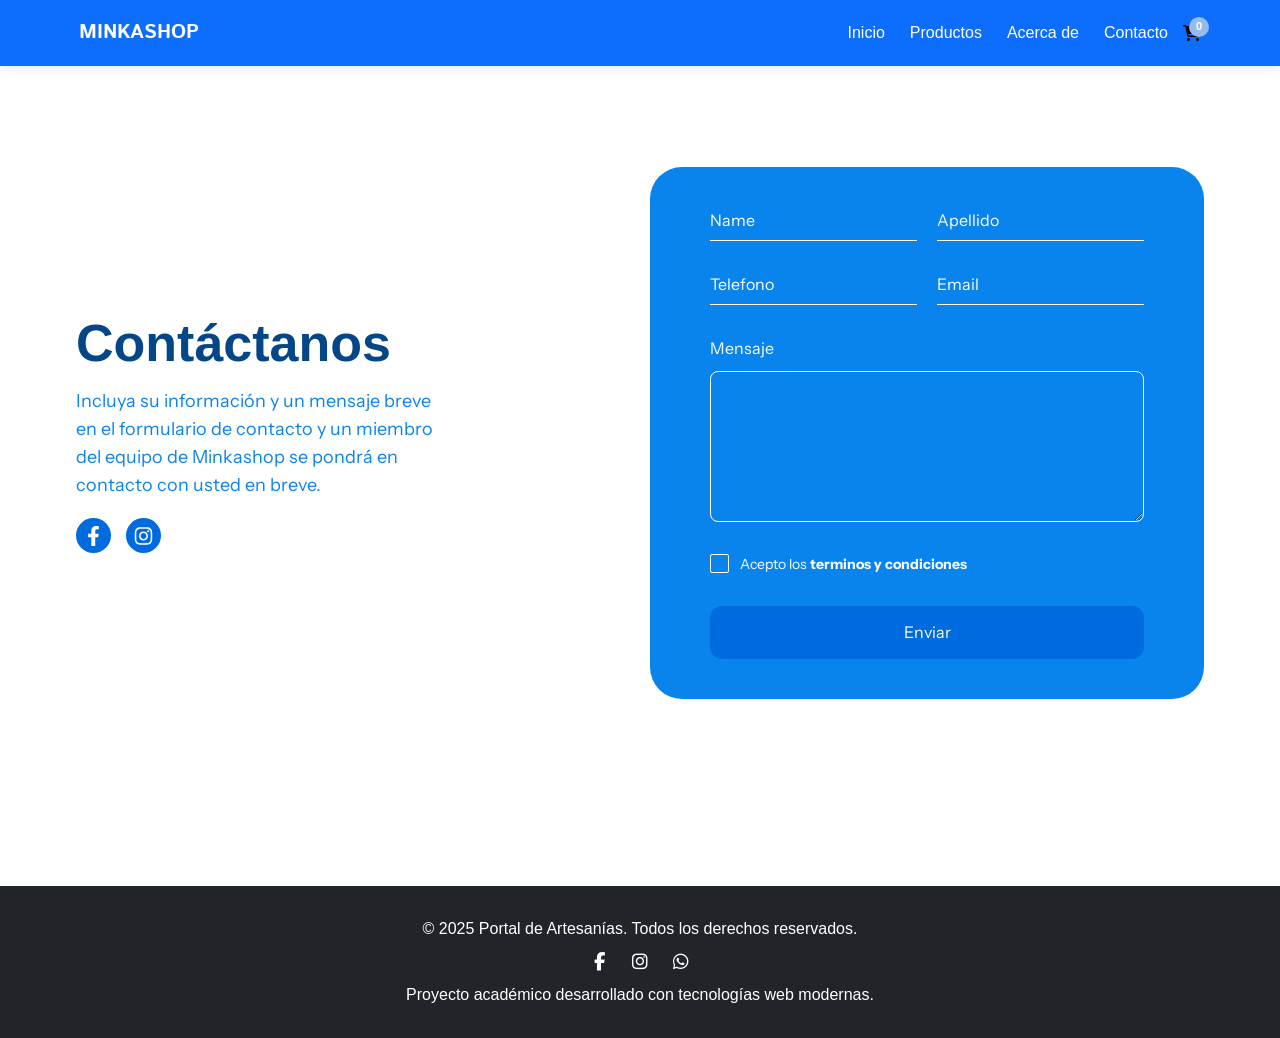
<file: contacto.html>
<!DOCTYPE html>
<html lang="es">
<head>
  <meta charset="UTF-8" />
  <meta name="viewport" content="width=device-width, initial-scale=1.0" />
  <title>Minkashop | Colombia</title>
  <link href="https://cdn.jsdelivr.net/npm/bootstrap@5.3.3/dist/css/bootstrap.min.css" rel="stylesheet" />
  <link href="https://cdnjs.cloudflare.com/ajax/libs/font-awesome/6.5.0/css/all.min.css" rel="stylesheet" />
  <link href=".\assets\css\contacto.css" rel="stylesheet" />
</head>
<body class="d-flex flex-column min-vh-100 contact_page">
  <header>
    <div class="container">
        <div class="header-content">
            <h1 class="logo">MINKASHOP</h1>
            <button class="menu-toggle" aria-label="Abrir menú">
                <i class="fas fa-bars"></i>
            </button>
            <nav>
                <ul>
                    <li><a href="index.html">Inicio</a></li>
                    <li><a href="productoInterno.html">Productos</a></li>
                    <li><a href="acercade.html">Acerca de </a></li>
                    <li><a href="contacto.html">Contacto</a></li>
                    <li class="cart-icon">
                        <a href="#" id="cartButton">
                            <i class="fas fa-shopping-cart"></i>
                            <span class="cart-count">0</span>
                        </a>
                    </li>
                </ul>
            </nav>
        </div>
    </div>
</header>
  <main>
    <!-- Hero Section Contact -->
    <section id="hero_contact" class="container">
      <div class="hero_content">
          <div class="hero_info">
              <h1 class="font-title fw-bold">Contáctanos</h1>
              <p>Incluya su información y un mensaje breve en el formulario de contacto y un miembro del equipo de Minkashop se pondrá en contacto con usted en breve.</p>
              <div class="social_links">
                <a href="#" target="_blank" title="Facebook">
                  <svg width="21" height="20" viewBox="0 0 21 20" fill="none" xmlns="http://www.w3.org/2000/svg">
                    <path d="M15.1543 11.25L15.7098 7.63047H12.2367V5.28164C12.2367 4.29141 12.7219 3.32617 14.2773 3.32617H15.8562V0.244531C15.8562 0.244531 14.4234 0 13.0535 0C10.1934 0 8.32383 1.73359 8.32383 4.87187V7.63047H5.14453V11.25H8.32383V20H12.2367V11.25H15.1543Z" fill="white"/>
                  </svg> 
                </a>
                <a href="#" target="_blank" title="Instagram">
                  <svg width="21" height="20" viewBox="0 0 21 20" fill="none" xmlns="http://www.w3.org/2000/svg">
                    <path d="M10.5039 5.50781C8.01953 5.50781 6.01562 7.51172 6.01562 9.99609C6.01562 12.4805 8.01953 14.4844 10.5039 14.4844C12.9883 14.4844 14.9922 12.4805 14.9922 9.99609C14.9922 7.51172 12.9883 5.50781 10.5039 5.50781ZM10.5039 12.9141C8.89844 12.9141 7.58594 11.6055 7.58594 9.99609C7.58594 8.38672 8.89453 7.07812 10.5039 7.07812C12.1133 7.07812 13.4219 8.38672 13.4219 9.99609C13.4219 11.6055 12.1094 12.9141 10.5039 12.9141ZM16.2227 5.32422C16.2227 5.90625 15.7539 6.37109 15.1758 6.37109C14.5938 6.37109 14.1289 5.90234 14.1289 5.32422C14.1289 4.74609 14.5977 4.27734 15.1758 4.27734C15.7539 4.27734 16.2227 4.74609 16.2227 5.32422ZM19.1953 6.38672C19.1289 4.98438 18.8086 3.74219 17.7812 2.71875C16.7578 1.69531 15.5156 1.375 14.1133 1.30469C12.668 1.22266 8.33594 1.22266 6.89062 1.30469C5.49219 1.37109 4.25 1.69141 3.22266 2.71484C2.19531 3.73828 1.87891 4.98047 1.80859 6.38281C1.72656 7.82812 1.72656 12.1602 1.80859 13.6055C1.875 15.0078 2.19531 16.25 3.22266 17.2734C4.25 18.2969 5.48828 18.6172 6.89062 18.6875C8.33594 18.7695 12.668 18.7695 14.1133 18.6875C15.5156 18.6211 16.7578 18.3008 17.7812 17.2734C18.8047 16.25 19.125 15.0078 19.1953 13.6055C19.2773 12.1602 19.2773 7.83203 19.1953 6.38672ZM17.3281 15.1562C17.0234 15.9219 16.4336 16.5117 15.6641 16.8203C14.5117 17.2773 11.7773 17.1719 10.5039 17.1719C9.23047 17.1719 6.49219 17.2734 5.34375 16.8203C4.57812 16.5156 3.98828 15.9258 3.67969 15.1562C3.22266 14.0039 3.32813 11.2695 3.32813 9.99609C3.32813 8.72266 3.22656 5.98438 3.67969 4.83594C3.98438 4.07031 4.57422 3.48047 5.34375 3.17187C6.49609 2.71484 9.23047 2.82031 10.5039 2.82031C11.7773 2.82031 14.5156 2.71875 15.6641 3.17187C16.4297 3.47656 17.0195 4.06641 17.3281 4.83594C17.7852 5.98828 17.6797 8.72266 17.6797 9.99609C17.6797 11.2695 17.7852 14.0078 17.3281 15.1562Z" fill="white"/>
                  </svg>
                    
                </a>
              </div>
          </div>
          <div class="hero_form">
            <form id="form" action="">
              <div>
                <label for="name" class="font-content">Nombre:</label>
                <input type="text" name="name" id="name" placeholder="Name">
              </div>
              <div>
                <label for="last-name" class="font-content">Apellido:</label>
                <input type="text" name="last-name" id="last-name" placeholder="Apellido">
              </div>
              <div>
                <label for="phone" class="font-content">Telefono</label>
                <input type="tel" id="phone" name="phone" placeholder="Telefono" />
              </div>
              <div>
                <label for="email" class="font-content">Email:</label>
                <input type="email" name="email" id="email" placeholder="Email">
              </div>
              <div class="message_container label_on">
                <label for="message" class="font-content">Mensaje</label>
                <textarea name="message" id="message"></textarea>
              </div>
              <div class="terms_container label_on">
                <input type="checkbox" id="terms" name="terms" />
                <label for="terms" class="font-content">Acepto los <strong>terminos y condiciones</strong></label>
              </div>
              <div>
                <button type="submit" class="font-content">Enviar</button>
              </div>
          </form>
          </div>
      </div>
      
    </section>

  </main>

  


  <footer>
    <div class="container">
        <p>&copy; 2025 Portal de Artesanías. Todos los derechos reservados.
            <br>
            <!-- Iconos de redes sociales -->
            <div class="social-media">
                <a href="https://facebook.com/tupagina" target="_blank" class="social-icon" style="text-decoration: none;">
                    <i class="fab fa-facebook-f"></i>
                </a>
                <a href="https://instagram.com/tupagina" target="_blank" class="social-icon" style="text-decoration: none;">
                    <i class="fab fa-instagram"></i>
                </a>
                <a href="https://wa.me/573001234567" target="_blank" class="social-icon" style="text-decoration: none;">
                    <i class="fab fa-whatsapp"></i>
                </a>
            </div>
            Proyecto académico desarrollado con tecnologías web modernas.
        </p>
    </div>
</footer>

<!-- Modal del Carrito -->
<div class="cart-overlay" id="cartOverlay">
    <div class="cart-drawer">
        <div class="cart-header">
            <h3>Tu Carrito de Compras</h3>
            <button class="close-cart">&times;</button>
        </div>
        <div class="cart-body">
            <div class="empty-cart-message">
                <i class="fas fa-shopping-basket"></i>
                <p>Tu carrito está vacío</p>
            </div>
            <div class="cart-items-container" id="cartItems"></div>
        </div>
        <div class="cart-footer">
            <div class="cart-summary">
                <div class="cart-subtotal">
                    <span>Subtotal:</span>
                    <span class="subtotal-amount">$0</span>
                </div>
                <p class="cart-taxes">Impuestos y envío calculados al finalizar</p>
            </div>
            <div class="cart-actions">
                <button class="btn btn-secondary continue-shopping">Seguir Comprando</button>
                <a href="compras.html"><button class="btn btn-primary checkout-btn" disabled>Finalizar Compra</button></a>
            </div>
        </div>
    </div>
</div>

  <script src="https://cdn.jsdelivr.net/npm/bootstrap@5.3.3/dist/js/bootstrap.bundle.min.js"></script>
  <script src=".\assets\js\main.js"></script>
</body>
</html>
</file>
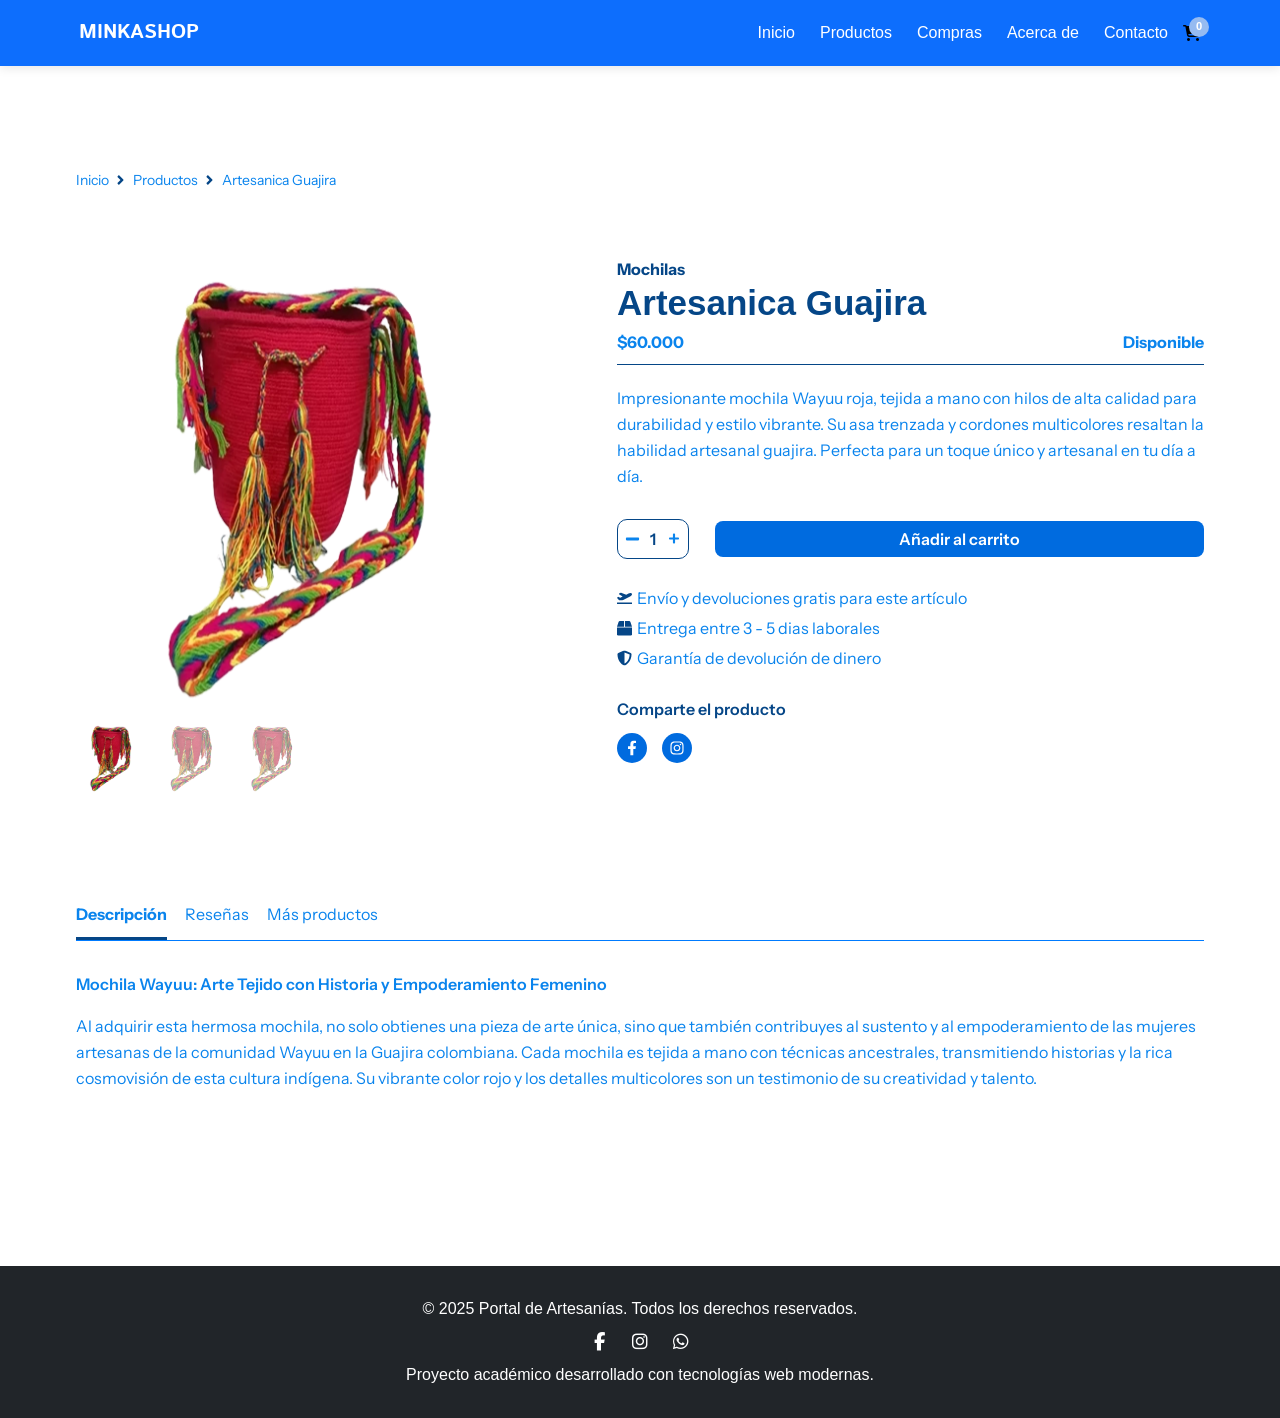
<file: productoInterno.html>
<!DOCTYPE html>
<html lang="es">
<head>
  <meta charset="UTF-8" />
  <meta name="viewport" content="width=device-width, initial-scale=1.0" />
  <title>Minkashop | Colombia</title>
  <link href="https://cdn.jsdelivr.net/npm/bootstrap@5.3.3/dist/css/bootstrap.min.css" rel="stylesheet" />
  <link href="https://cdnjs.cloudflare.com/ajax/libs/font-awesome/6.5.0/css/all.min.css" rel="stylesheet" />
  <link href="assets\css\productointerno.css" rel="stylesheet" />
  <link rel="stylesheet" href="https://cdn.jsdelivr.net/npm/swiper@11/swiper-bundle.min.css"/>
</head>
<body class="d-flex flex-column min-vh-100 productointerno_page">
    <header>
        <div class="container">
            <div class="header-content">
                <h1 class="logo">MINKASHOP</h1>
                <button class="menu-toggle" aria-label="Abrir menú">
                    <i class="fas fa-bars"></i>
                </button>
                <nav>
                    <ul>
                        <li><a href="index.html">Inicio</a></li>
                        <li><a href="productoInterno.html">Productos</a></li>
                        <li><a href="compras.html">Compras</a></li>
                        <li><a href="acercade.html">Acerca de </a></li>
                        <li><a href="contacto.html">Contacto</a></li>
                        <li class="cart-icon">
                            <a href="#" id="cartButton">
                                <i class="fas fa-shopping-cart"></i>
                                <span class="cart-count">0</span>
                            </a>
                        </li>
                    </ul>
                </nav>
            </div>
        </div>
    </header>
  <main>
    <!-- Hero Section Contact -->
    <section id="hero_product-intern" class="container">
        <div class="breadcumbs">
            <a href="index.html">Inicio</a>
            <svg width="15" height="16" viewBox="0 0 15 16" fill="none" xmlns="http://www.w3.org/2000/svg">
                <path d="M10.3208 8.49805L6.33643 12.4824C6.06104 12.7578 5.61572 12.7578 5.34326 12.4824L4.68115 11.8203C4.40576 11.5449 4.40576 11.0996 4.68115 10.8271L7.50537 8.00293L4.68115 5.17871C4.40576 4.90332 4.40576 4.45801 4.68115 4.18555L5.34033 3.51758C5.61572 3.24219 6.06104 3.24219 6.3335 3.51758L10.3179 7.50195C10.5962 7.77734 10.5962 8.22266 10.3208 8.49805Z" fill="#054687"/>
            </svg>
            <a href="productos.html">Productos</a> 
            <svg width="15" height="16" viewBox="0 0 15 16" fill="none" xmlns="http://www.w3.org/2000/svg">
                <path d="M10.3208 8.49805L6.33643 12.4824C6.06104 12.7578 5.61572 12.7578 5.34326 12.4824L4.68115 11.8203C4.40576 11.5449 4.40576 11.0996 4.68115 10.8271L7.50537 8.00293L4.68115 5.17871C4.40576 4.90332 4.40576 4.45801 4.68115 4.18555L5.34033 3.51758C5.61572 3.24219 6.06104 3.24219 6.3335 3.51758L10.3179 7.50195C10.5962 7.77734 10.5962 8.22266 10.3208 8.49805Z" fill="#054687"/>
            </svg>
            <span>Artesanica Guajira</span>
        </div>
      <div class="hero_content"> 
          <div id="hero_img" class="hero_img">
            <div class="swiper mySwiper2">
                <div class="swiper-wrapper">
                  <div class="swiper-slide">
                    <img src="./img/img-artesanica-guajira.webp" loading="lazy" alt="Mochila artesanica guajira" title="Mochila artesanica guajira" />
                  </div>
                  <div class="swiper-slide">
                    <img src="./img/img-artesanica-guajira.webp" loading="lazy" alt="Mochila artesanica guajira" title="Mochila artesanica guajira" />
                  </div>
                  <div class="swiper-slide">
                    <img src="./img/img-artesanica-guajira.webp" loading="lazy" alt="Mochila artesanica guajira" title="Mochila artesanica guajira" />
                  </div>
                </div>
              </div>
              <div thumbsSlider="" class="swiper mySwiper">
                <div class="swiper-wrapper">
                  <div class="swiper-slide">
                    <img src="./img/img-artesanica-guajira.webp" loading="lazy" alt="Mochila artesanica guajira" title="Mochila artesanica guajira" />
                  </div>
                  <div class="swiper-slide">
                    <img src="./img/img-artesanica-guajira.webp" loading="lazy" alt="Mochila artesanica guajira" title="Mochila artesanica guajira" />
                  </div>
                  <div class="swiper-slide">
                    <img src="./img/img-artesanica-guajira.webp" loading="lazy" alt="Mochila artesanica guajira" title="Mochila artesanica guajira" />
                  </div>
                </div>
              </div>
          </div>
          <div class="hero_info">
                <div class="hero_info-content">
                    <div class="hero_info-top">
                        <div class="hero_heading">
                            <span>Mochilas</span>
                            <h1 class="font-title fw-bold">Artesanica Guajira</h1>
                        </div>
                        <div class="hero_price">
                            
                            <span>$<span id="price">60.000</span></span>
                            <span>Disponible</span>
                        </div>
                    </div>

                    <div class="hero_info-mid">
                        <p id="description_product" class="font-content">Impresionante mochila Wayuu roja, tejida a mano con hilos de alta calidad para durabilidad y estilo vibrante. Su asa trenzada y cordones multicolores resaltan la habilidad artesanal guajira. Perfecta para un toque único y artesanal en tu día a día.</p>
                        <div class="hero_buttons">
                            <div>
                                <button id="reduce">
                                    <svg width="15" height="16" viewBox="0 0 15 16" fill="none" xmlns="http://www.w3.org/2000/svg">
                                        <path d="M13.125 6.59375H1.875C1.35732 6.59375 0.9375 7.01357 0.9375 7.53125V8.46875C0.9375 8.98643 1.35732 9.40625 1.875 9.40625H13.125C13.6427 9.40625 14.0625 8.98643 14.0625 8.46875V7.53125C14.0625 7.01357 13.6427 6.59375 13.125 6.59375Z" fill="#0A84ED"/>
                                    </svg>
                                        
                                </button>
                                <span id="number" class="font-content fw-semibold">1</span>
                                <button id="plus">
                                    <svg width="15" height="16" viewBox="0 0 15 16" fill="none" xmlns="http://www.w3.org/2000/svg">
                                        <path d="M12.2857 6.42857H9.07143V3.21429C9.07143 2.81987 8.75156 2.5 8.35714 2.5H7.64286C7.24844 2.5 6.92857 2.81987 6.92857 3.21429V6.42857H3.71429C3.31987 6.42857 3 6.74844 3 7.14286V7.85714C3 8.25156 3.31987 8.57143 3.71429 8.57143H6.92857V11.7857C6.92857 12.1801 7.24844 12.5 7.64286 12.5H8.35714C8.75156 12.5 9.07143 12.1801 9.07143 11.7857V8.57143H12.2857C12.6801 8.57143 13 8.25156 13 7.85714V7.14286C13 6.74844 12.6801 6.42857 12.2857 6.42857Z" fill="#0A84ED"/>
                                    </svg>           
                                </button>
                            </div>
                            <button id="add-to-cart" class="btn_cart font-content fw-semibold">Añadir al carrito</button>
                        </div>
                    </div>
                    <div class="hero_info-bottom">
                        <div>
                            <svg width="15" height="16" viewBox="0 0 15 16" fill="none" xmlns="http://www.w3.org/2000/svg">
                                <g clip-path="url(#clip0_10_304)">
                                    <path d="M14.6251 12.5H0.375067C0.167879 12.5 6.66239e-05 12.6678 6.66239e-05 12.875V13.625C6.66239e-05 13.8322 0.167879 14 0.375067 14H14.6251C14.8323 14 15.0001 13.8322 15.0001 13.625V12.875C15.0001 12.6678 14.8323 12.5 14.6251 12.5ZM1.88796 9.99852C2.03514 10.1588 2.24186 10.2498 2.45819 10.2495L5.51772 10.2453C5.75917 10.245 5.99716 10.1878 6.21241 10.0784L13.0318 6.61789C13.6585 6.29984 14.2203 5.84586 14.6026 5.25125C15.0317 4.58375 15.0783 4.1007 14.9089 3.75945C14.7399 3.41797 14.3291 3.16719 13.5437 3.11609C12.8441 3.07063 12.1482 3.25484 11.5215 3.57266L9.21264 4.7443L4.08686 2.82102C4.02523 2.7795 3.95363 2.7552 3.87946 2.75062C3.8053 2.74605 3.73125 2.76137 3.66499 2.795L2.12397 3.57711C1.87389 3.70391 1.81343 4.03766 2.0028 4.24578L5.66421 6.545L3.24522 7.77266L1.54952 6.91789C1.4911 6.88844 1.42657 6.87313 1.36114 6.87321C1.29572 6.8733 1.23123 6.88876 1.17288 6.91836L0.232332 7.39578C-0.0123552 7.52 -0.0768084 7.84391 0.101785 8.05391L1.88796 9.99852Z" fill="#054687"/>
                                </g>
                                <defs>
                                    <clipPath id="clip0_10_304">
                                        <rect width="15" height="15" fill="white" transform="translate(0 0.5)"/>
                                    </clipPath>
                                </defs>
                            </svg>
                            <span class="font-content">Envío y devoluciones gratis para este artículo</span>   
                        </div>
                        <div>
                            <svg width="15" height="16" viewBox="0 0 15 16" fill="none" xmlns="http://www.w3.org/2000/svg">
                                <g clip-path="url(#clip0_10_292)">
                                    <path d="M14.9268 6.4082L13.4443 1.96094C13.2539 1.38672 12.7178 1 12.1113 1H7.96875V6.625H14.9619C14.9502 6.55176 14.9502 6.47852 14.9268 6.4082ZM7.03125 1H2.88867C2.28223 1 1.74609 1.38672 1.55566 1.96094L0.0732422 6.4082C0.0498047 6.47852 0.0498047 6.55176 0.0380859 6.625H7.03125V1ZM0 7.5625V14.5938C0 15.3701 0.629883 16 1.40625 16H13.5938C14.3701 16 15 15.3701 15 14.5938V7.5625H0Z" fill="#054687"/>
                                </g>
                                <defs>
                                    <clipPath id="clip0_10_292">
                                        <rect width="15" height="15" fill="white" transform="translate(0 0.5)"/>
                                    </clipPath>
                                </defs>
                            </svg>
                            <span class="font-content">Entrega entre 3 - 5 dias laborales</span>
                        </div>
                        <div>
                            <svg width="15" height="16" viewBox="0 0 15 16" fill="none" xmlns="http://www.w3.org/2000/svg">
                                <g clip-path="url(#clip0_10_296)">
                                    <path d="M13.667 2.95215L8.04199 0.6084C7.87065 0.53732 7.68697 0.500732 7.50146 0.500732C7.31596 0.500732 7.13228 0.53732 6.96094 0.6084L1.33594 2.95215C0.811523 3.16895 0.46875 3.68164 0.46875 4.25C0.46875 10.0654 3.82324 14.085 6.95801 15.3916C7.30371 15.5352 7.69336 15.5352 8.03906 15.3916C10.5498 14.3457 14.5312 10.7334 14.5312 4.25C14.5312 3.68164 14.1885 3.16895 13.667 2.95215ZM7.50293 13.5752L7.5 2.41309L12.6533 4.56055C12.5566 8.9961 10.248 12.21 7.50293 13.5752Z" fill="#054687"/>
                                </g>
                                <defs>
                                    <clipPath id="clip0_10_296">
                                        <rect width="15" height="15" fill="white" transform="translate(0 0.5)"/>
                                    </clipPath>
                                </defs>
                            </svg>
                            <span class="font-content">Garantía de devolución de dinero</span>
                        </div>

                    </div>

                    <div class="social_links">
                        <div class="share">
                            <h2 class="font-content fw-semibold" >Comparte el producto</h2>
                        </div>
                        <div class="links">
                            <a href="#" target="_blank" title="Facebook">
                                <svg width="16" height="16" viewBox="0 0 16 16" fill="none" xmlns="http://www.w3.org/2000/svg">
                                    <g clip-path="url(#clip0_10_327)">
                                        <path d="M11.4907 8.9375L11.9073 6.22285H9.30254V4.46123C9.30254 3.71855 9.66641 2.99463 10.833 2.99463H12.0172V0.683398C12.0172 0.683398 10.9426 0.5 9.91514 0.5C7.77002 0.5 6.36787 1.8002 6.36787 4.15391V6.22285H3.9834V8.9375H6.36787V15.5H9.30254V8.9375H11.4907Z" fill="white"/>
                                    </g>
                                    <defs>
                                        <clipPath id="clip0_10_327">
                                            <rect width="15" height="15" fill="white" transform="translate(0.5 0.5)"/>
                                        </clipPath>
                                    </defs>
                                </svg>
                                    
                            </a>
                            <a href="#" target="_blank" title="Instagram">
                                <svg width="16" height="16" viewBox="0 0 16 16" fill="none" xmlns="http://www.w3.org/2000/svg">
                                    <path d="M8.00317 4.63086C6.13989 4.63086 4.63696 6.13379 4.63696 7.99707C4.63696 9.86035 6.13989 11.3633 8.00317 11.3633C9.86646 11.3633 11.3694 9.86035 11.3694 7.99707C11.3694 6.13379 9.86646 4.63086 8.00317 4.63086ZM8.00317 10.1855C6.79907 10.1855 5.8147 9.2041 5.8147 7.99707C5.8147 6.79004 6.79614 5.80859 8.00317 5.80859C9.21021 5.80859 10.1917 6.79004 10.1917 7.99707C10.1917 9.2041 9.20728 10.1855 8.00317 10.1855ZM12.2922 4.49316C12.2922 4.92969 11.9407 5.27832 11.5071 5.27832C11.0706 5.27832 10.7219 4.92676 10.7219 4.49316C10.7219 4.05957 11.0735 3.70801 11.5071 3.70801C11.9407 3.70801 12.2922 4.05957 12.2922 4.49316ZM14.5217 5.29004C14.4719 4.23828 14.2317 3.30664 13.4612 2.53906C12.6936 1.77148 11.762 1.53125 10.7102 1.47852C9.62622 1.41699 6.3772 1.41699 5.29321 1.47852C4.24438 1.52832 3.31274 1.76855 2.54224 2.53613C1.77173 3.30371 1.53442 4.23535 1.48169 5.28711C1.42017 6.37109 1.42017 9.62012 1.48169 10.7041C1.53149 11.7559 1.77173 12.6875 2.54224 13.4551C3.31274 14.2227 4.24146 14.4629 5.29321 14.5156C6.3772 14.5771 9.62622 14.5771 10.7102 14.5156C11.762 14.4658 12.6936 14.2256 13.4612 13.4551C14.2288 12.6875 14.469 11.7559 14.5217 10.7041C14.5833 9.62012 14.5833 6.37402 14.5217 5.29004ZM13.1213 11.8672C12.8928 12.4414 12.4504 12.8838 11.8733 13.1152C11.009 13.458 8.95825 13.3789 8.00317 13.3789C7.0481 13.3789 4.99438 13.4551 4.13306 13.1152C3.55884 12.8867 3.11646 12.4443 2.88501 11.8672C2.54224 11.0029 2.62134 8.95215 2.62134 7.99707C2.62134 7.04199 2.54517 4.98828 2.88501 4.12695C3.11353 3.55273 3.55591 3.11035 4.13306 2.87891C4.99731 2.53613 7.0481 2.61523 8.00317 2.61523C8.95825 2.61523 11.012 2.53906 11.8733 2.87891C12.4475 3.10742 12.8899 3.5498 13.1213 4.12695C13.4641 4.99121 13.385 7.04199 13.385 7.99707C13.385 8.95215 13.4641 11.0059 13.1213 11.8672Z" fill="white"/>
                                </svg>         
                            </a>
                        </div>
                  
                    </div>
                    
                </div>
                
            </div>
        </div>
      
      
    </section>

    <section id="properties_product-intern" class="container">
        <div class="tabs">
            <div class="tab active font-content" data-tab="descripcion">Descripción</div>
            <div class="tab font-content" data-tab="resenas">Reseñas</div>
            <div class="tab font-content" data-tab="mas">Más productos</div>
        </div>
        
        <div class="tab-content active" id="descripcion">
            <h3 class="font-content fw-semibold">Mochila Wayuu: Arte Tejido con Historia y Empoderamiento Femenino</h3>
            <p class="font-content">Al adquirir esta hermosa mochila, no solo obtienes una pieza de arte única, sino que también contribuyes al sustento y al empoderamiento de las mujeres artesanas de la comunidad Wayuu en la Guajira colombiana. Cada mochila es tejida a mano con técnicas ancestrales, transmitiendo historias y la rica cosmovisión de esta cultura indígena. Su vibrante color rojo y los detalles multicolores son un testimonio de su creatividad y talento.</p>
        </div>
        
        <div class="tab-content" id="resenas">
            <p class="font-content">No hay reseñas por el momento</p>
        </div>
        
        <div class="tab-content" id="mas">
            <p class="font-content">No hay productos por el momento</p>
        </div>
    </section>

  </main>

  <footer>
    <div class="container">
        <p>&copy; 2025 Portal de Artesanías. Todos los derechos reservados.
            <br>
            <!-- Iconos de redes sociales -->
            <div class="social-media">
                <a href="https://facebook.com/tupagina" target="_blank" class="social-icon" style="text-decoration: none;">
                    <i class="fab fa-facebook-f"></i>
                </a>
                <a href="https://instagram.com/tupagina" target="_blank" class="social-icon" style="text-decoration: none;">
                    <i class="fab fa-instagram"></i>
                </a>
                <a href="https://wa.me/573001234567" target="_blank" class="social-icon" style="text-decoration: none;">
                    <i class="fab fa-whatsapp"></i>
                </a>
            </div>
            Proyecto académico desarrollado con tecnologías web modernas.
        </p>
    </div>
</footer>

<!-- Modal del Carrito -->
<div class="cart-overlay" id="cartOverlay">
    <div class="cart-drawer">
        <div class="cart-header">
            <h3>Tu Carrito de Compras</h3>
            <button class="close-cart">&times;</button>
        </div>
        <div class="cart-body">
            <div class="empty-cart-message">
                <i class="fas fa-shopping-basket"></i>
                <p>Tu carrito está vacío</p>
            </div>
            <div class="cart-items-container" id="cartItems"></div>
        </div>
        <div class="cart-footer">
            <div class="cart-summary">
                <div class="cart-subtotal">
                    <span>Subtotal:</span>
                    <span class="subtotal-amount">$0</span>
                </div>
                <p class="cart-taxes">Impuestos y envío calculados al finalizar</p>
            </div>
            <div class="cart-actions">
                <button class="btn btn-secondary continue-shopping">Seguir Comprando</button>
                <a href="compras.html"><button class="btn btn-primary checkout-btn" disabled>Finalizar Compra</button></a>
            </div>
        </div>
    </div>
</div>

  <script src="https://cdn.jsdelivr.net/npm/bootstrap@5.3.3/dist/js/bootstrap.bundle.min.js"></script>
  <script src="https://cdn.jsdelivr.net/npm/swiper@11/swiper-bundle.min.js"></script>
  <script src="assets\js\productointerno.js"></script>
</body>
</html>
</file>
